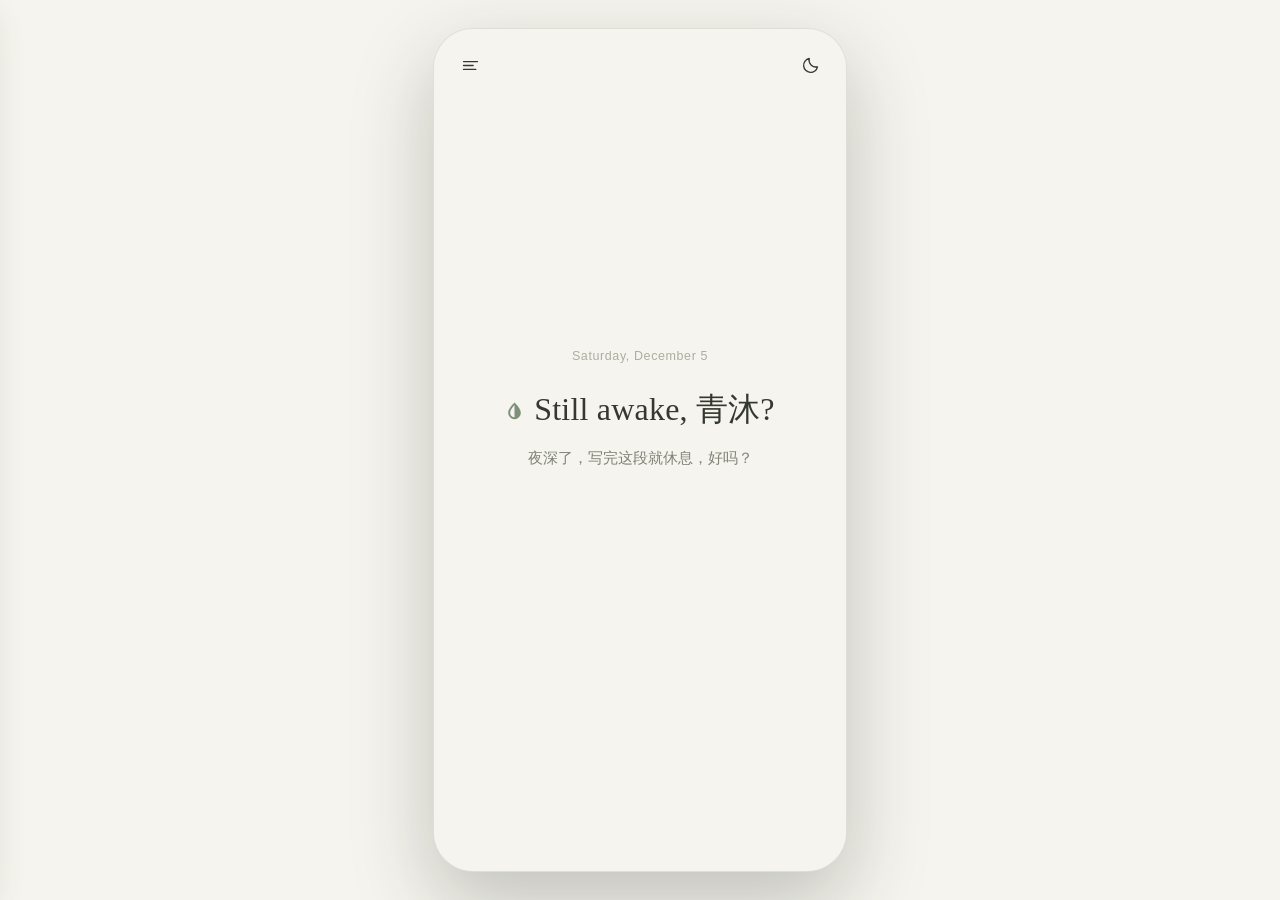
<file: index.html>
<!DOCTYPE html>
<html lang="zh-CN">
<head>
<meta charset="utf-8">
<meta name="viewport" content="width=device-width, initial-scale=1, viewport-fit=cover, user-scalable=no">
<title>小记</title>
<meta name="apple-mobile-web-app-capable" content="yes">
<meta name="apple-mobile-web-app-status-bar-style" content="default">
<meta name="apple-mobile-web-app-title" content="小记">
<meta name="theme-color" content="#F5F4EE">
<link rel="manifest" href="manifest.webmanifest">
<link rel="icon" type="image/png" sizes="192x192" href="icon-192.png">
<link rel="apple-touch-icon" href="icon-180.png">
<link rel="stylesheet" href="style.css?v=2.9.0">
</head>
<body data-theme="day">
<div class="phone">

  <!-- HOME -->
  <section class="screen active" id="scr-home">
    <header class="bar">
      <button class="iconbtn" id="menuBtn" aria-label="菜单">
        <svg viewBox="0 0 24 24"><line x1="4" y1="7.5" x2="20" y2="7.5"/><line x1="4" y1="12" x2="15" y2="12"/><line x1="4" y1="16.5" x2="18" y2="16.5"/></svg>
      </button>
      <button class="iconbtn" id="themeBtn" aria-label="切换日夜">
        <svg id="icoMoon" viewBox="0 0 24 24"><path d="M20 13.5A8 8 0 0 1 10.5 4 8 8 0 1 0 20 13.5z"/></svg>
        <svg id="icoSun" viewBox="0 0 24 24" style="display:none"><circle cx="12" cy="12" r="4.4"/><line x1="12" y1="2.8" x2="12" y2="5"/><line x1="12" y1="19" x2="12" y2="21.2"/><line x1="2.8" y1="12" x2="5" y2="12"/><line x1="19" y1="12" x2="21.2" y2="12"/><line x1="5.5" y1="5.5" x2="7" y2="7"/><line x1="17" y1="17" x2="18.5" y2="18.5"/><line x1="18.5" y1="5.5" x2="17" y2="7"/><line x1="7" y1="17" x2="5.5" y2="18.5"/></svg>
      </button>
    </header>
    <div class="home-body">
      <div class="dateline" id="dateLine"></div>
      <h1 class="greet">
        <svg class="leaf" viewBox="0 0 24 24" fill="currentColor" stroke="none"><path d="M12 2C7 7 4 11 4 15a8 8 0 0 0 16 0c0-4-3-8-8-13zm0 18.5c-3 0-5.5-2.4-5.5-5.5 0-2.8 2-5.9 5.5-9.8V20.5z" opacity=".9"/></svg>
        <span id="greetText"></span>
      </h1>
      <p class="openline" id="openLine"></p>
      <div id="homeVase" class="vfloat"></div>
    </div>
  </section>

  <!-- TASKS -->
  <section class="screen" id="scr-tasks">
    <header class="bar">
      <button class="iconbtn back"><svg viewBox="0 0 24 24"><polyline points="14.5 5 7.5 12 14.5 19"/></svg></button>
      <span class="title">Tasks · 任务</span>
      <span style="width:44px"></span>
    </header>
    <div class="scroll">
      <div class="smalldate" id="taskDate"></div>
      <div class="tq" id="taskQuote"><div class="l1" id="tqL1"></div><div class="l2" id="tqL2" style="display:none"></div></div>
      <div class="countline">进行中 · <b id="ongoingN">0</b> <small>还在进行</small> / <b id="totalN">0</b> <small>今日全部<span id="filtCap"></span></small></div>
      <div class="chips" id="taskChips"></div>
      <div id="taskList" style="margin-top:8px"></div>
      <div class="seclabel" style="margin-top:28px"><span>今日已完成</span></div>
      <div id="doneList"></div>
      <div style="height:120px"></div>
    </div>
    <div id="taskVase" class="vfloat"></div>
    <button class="fab" id="fabAdd">+</button>
  </section>

  <!-- REWARDS -->
  <section class="screen" id="scr-rewards">
    <header class="bar">
      <button class="iconbtn back"><svg viewBox="0 0 24 24"><polyline points="14.5 5 7.5 12 14.5 19"/></svg></button>
      <span class="title">Rewards · 奖励</span>
      <span style="width:44px"></span>
    </header>
    <div class="scroll">
      <div class="hero"><span class="big" id="rwCounter">0</span><span class="dim">件 · 距上次掉落</span></div>
      <div class="hero-cap" id="rwCap">每完成一件任务都有机会掉落 · 累计越多奖励越好</div>
      <div class="seclabel"><span>待处理奖励</span></div>
      <div id="pendList"></div>
      <div class="seclabel" style="margin-top:26px"><span>已完成奖励</span></div>
      <div id="rdoneList"></div>
      <p class="whint" style="text-align:center;margin-top:18px">奖励池和概率在 设置 → 奖励抽卡 里编辑</p>
    </div>
  </section>

  <!-- MOOD -->
  <section class="screen" id="scr-mood">
    <header class="bar">
      <button class="iconbtn back"><svg viewBox="0 0 24 24"><polyline points="14.5 5 7.5 12 14.5 19"/></svg></button>
      <span class="title">Mood · 心情</span>
      <span style="width:44px"></span>
    </header>
    <div class="scroll">
      <div class="mood-now">
        <div class="val" id="moodVal">0</div>
        <div class="lbl">今天的心情值 · −100 ~ +100</div>
      </div>
      <div class="slider-wrap">
        <input type="range" id="moodSlider" min="-100" max="100" step="1" value="0">
        <div class="slider-ends"><span>−100</span><span>0</span><span>+100</span></div>
      </div>
      <input class="mood-note" id="moodNote" placeholder="写一句此刻的感受…" maxlength="120">
      <button class="btn" id="moodSave" style="width:100%;margin-top:12px;padding:13px">保存这一条 · 一天可以记很多次</button>
      <div class="seclabel" style="margin-top:30px">
        <span>趋势 · 每日平均</span>
        <span class="pills" id="moodPills">
          <button class="pill on" data-range="m">月</button>
          <button class="pill" data-range="y">年</button>
        </span>
      </div>
      <div class="chart-card">
        <svg id="moodSvg" viewBox="0 0 340 170" preserveAspectRatio="none"></svg>
        <div class="tipbox" id="moodTip"></div>
      </div>
      <p class="empty" id="moodHint" style="display:none">记录两天以上就能看到趋势曲线了</p>
      <div class="seclabel" style="margin-top:26px"><span>时间线 · TIMELINE</span></div>
      <div id="moodList"></div>
    </div>
  </section>

  <!-- NOTES -->
  <section class="screen" id="scr-notes">
    <header class="bar">
      <button class="iconbtn back"><svg viewBox="0 0 24 24"><polyline points="14.5 5 7.5 12 14.5 19"/></svg></button>
      <span class="title">Notes · 笔记</span>
      <button class="iconbtn" id="noteImport" aria-label="导入"><svg viewBox="0 0 24 24"><path d="M12 3v11"/><polyline points="7.5 9.5 12 14 16.5 9.5"/><path d="M4.5 15v3.5a2 2 0 0 0 2 2h11a2 2 0 0 0 2-2V15"/></svg></button>
      <input type="file" id="noteFile" accept=".md,.txt,.docx,text/plain,text/markdown" style="display:none">
    </header>
    <div class="scroll">
      <div class="chips" id="noteChips" style="margin-top:10px"></div>
      <div class="filterline" id="noteFilterLine" style="display:none"></div>
      <div id="noteList" style="margin-top:4px"></div>
      <div style="height:76px"></div>
    </div>
    <button class="fab" id="fabNote">+</button>
  </section>

  <!-- NOTE EDITOR -->
  <section class="screen" id="scr-nedit">
    <header class="bar">
      <button class="iconbtn" id="nedBack"><svg viewBox="0 0 24 24"><polyline points="14.5 5 7.5 12 14.5 19"/></svg></button>
      <span class="title" id="nedType">日记</span>
      <span class="pills" id="nedPills">
        <button class="pill on" data-m="edit">编辑</button>
        <button class="pill" data-m="view">预览</button>
      </span>
    </header>
    <div class="scroll">
      <div class="seclabel" style="margin-top:8px"><span>标题（可不填）</span></div>
      <input class="edin" id="nTitle2" placeholder="无题" maxlength="40">
      <div class="edrow">
        <input class="edin" id="nWx" placeholder="天气（可不填）" maxlength="8">
        <input class="edin" id="nMood" placeholder="心情 0~100（可不填）" inputmode="numeric">
        <button id="nSign" style="flex:none;width:46px;min-height:44px;border:1.5px solid var(--line);background:var(--card);border-radius:12px;color:var(--sub);font-size:17px;font-family:var(--serif);cursor:pointer">±</button>
      </div>
      <div class="seclabel"><span>正文 · 支持 MARKDOWN</span></div>
      <textarea id="nBody2" placeholder="想写多长写多长…&#10;支持 # 标题、**加粗**、*斜体*、&gt; 引用、``` 代码块 ```、- 列表"></textarea>
      <div class="mdv" id="nView" style="display:none"></div>
      <div style="display:flex;gap:9px;margin:18px 0 30px">
        <button class="btn" id="nSave2" style="flex:1;padding:14px">保存</button>
        <button class="btn danger" id="nDel2" style="display:none;padding:14px 18px">删除</button>
      </div>
    </div>
  </section>

  <!-- CYCLE -->
  <section class="screen" id="scr-cycle">
    <header class="bar">
      <button class="iconbtn back"><svg viewBox="0 0 24 24"><polyline points="14.5 5 7.5 12 14.5 19"/></svg></button>
      <span class="title">Cycle · 周期</span>
      <span style="width:44px"></span>
    </header>
    <div class="scroll">
      <div class="legend">
        <span><i style="background:var(--sage)"></i>经期</span>
        <span><i style="background:var(--sage-soft);border:1px solid var(--sage)"></i>排卵期</span>
        <span><i style="border:1.5px dashed var(--sage)"></i>预测</span>
        <span><i style="border:1.5px solid var(--ink)"></i>选中</span>
      </div>
      <div class="cal">
        <div class="mo">
          <button id="calPrev">‹</button>
          <b id="calTitle"></b>
          <button id="calNext">›</button>
        </div>
        <div class="grid" id="calGrid"></div>
      </div>
      <div class="cyc-card">
        <div class="cyc-row"><span id="selDayLabel">今日生理期</span><div class="switch" id="cycSwitch"><i></i></div></div>
        <div class="cyc-row"><span>上次经期</span><span class="v" id="cycLast">—</span></div>
        <div class="cyc-row"><span>平均周期</span><span class="v" id="cycAvg">—</span></div>
        <div class="cyc-row"><span>预测下次</span><span class="v" id="cycNext" style="color:var(--sage-deep)">—</span></div>
      </div>
      <p class="whint" style="text-align:center;margin-top:14px">点日历选中某天，再用开关标记 / 取消经期</p>
    </div>
  </section>

  <!-- WORDS -->
  <section class="screen" id="scr-words">
    <header class="bar">
      <button class="iconbtn back"><svg viewBox="0 0 24 24"><polyline points="14.5 5 7.5 12 14.5 19"/></svg></button>
      <span class="title">Words · 话语集</span>
      <span style="width:44px"></span>
    </header>
    <div class="scroll">
      <div style="margin-top:10px" class="pills" id="wTabs">
        <button class="pill on" data-w="mom">妈咪说</button>
        <button class="pill" data-w="essay">随笔</button>
        <button class="pill" data-w="open">开屏语</button>
      </div>
      <p class="whint" id="wHint">主页 95% 抽未显示的句子，抽中标为已显示；5% 让老句子回来看看你。全部显示过就重新循环。</p>
      <div style="margin:4px 0 14px">
        <div class="chips" id="wDt" style="display:none;margin:0 0 10px"></div>
        <div id="wDateWrap" style="display:none;margin:0 0 10px"><input type="date" id="wDate" class="edin" style="background:var(--card)"><p class="whint" style="margin:6px 2px 0">按「月-日」匹配，每年这一天都会出现，且当天只显示特定日期的句子</p></div>
        <div class="chips" id="wPeriod" style="display:none;margin:0 0 10px"></div>
        <div class="addrow" style="margin:0 0 8px"><input id="wInput" placeholder="第一行（中文或英文）" maxlength="120"></div>
        <div class="addrow" style="margin:0 0 8px"><input id="wInput2" placeholder="第二行（可不填 · 双语时用）" maxlength="120"><button id="wAdd">添加</button></div>
        <button class="chip" id="wBatch">⎘ 批量粘贴导入（一行一句）</button>
      </div>
      <div id="wList"></div>
      <div style="height:40px"></div>
    </div>
  </section>

  <!-- RECORDS -->
  <section class="screen" id="scr-records">
    <header class="bar">
      <button class="iconbtn back"><svg viewBox="0 0 24 24"><polyline points="14.5 5 7.5 12 14.5 19"/></svg></button>
      <span class="title">Records · 记录</span>
      <span style="width:44px"></span>
    </header>
    <div class="scroll">
      <div style="display:flex;justify-content:flex-end;margin-top:12px">
        <span class="pills" id="recRange">
          <button class="pill" data-r="d">日</button>
          <button class="pill on" data-r="m">月</button>
          <button class="pill" data-r="y">年</button>
        </span>
      </div>
      <div id="dayNav" style="display:none;align-items:center;justify-content:center;gap:14px;margin-top:8px">
        <button class="iconbtn" id="dPrev" style="width:38px;height:38px"><svg viewBox="0 0 24 24"><polyline points="14.5 5 7.5 12 14.5 19"/></svg></button>
        <span id="dLabel" style="font-size:13px;color:var(--sub);min-width:120px;text-align:center"></span>
        <button class="iconbtn" id="dNext" style="width:38px;height:38px"><svg viewBox="0 0 24 24"><polyline points="9.5 5 16.5 12 9.5 19"/></svg></button>
      </div>
      <div class="hero" style="margin-top:8px"><span class="big" id="recBig">0</span><span class="dim" id="recDim">件 · 本月完成</span></div>
      <div class="hero-cap" id="recCap"></div>
      <div class="seclabel"><span>按类型 · BY TYPE</span></div>
      <div id="catStats"></div>
      <div class="chips" id="recChips" style="margin-top:22px"></div>
      <div style="display:flex;gap:8px;margin-top:12px">
        <button class="chip" id="recExport">⎘ 导出此视图</button>
        <button class="chip" id="recReport">📄 生成月报</button>
      </div>
      <div class="rec-day" id="recListLabel">完成清单</div>
      <div id="recList"></div>
    </div>
  </section>

  <!-- SETTINGS -->
  <section class="screen" id="scr-settings">
    <header class="bar">
      <button class="iconbtn back"><svg viewBox="0 0 24 24"><polyline points="14.5 5 7.5 12 14.5 19"/></svg></button>
      <span class="title">Settings · 设置</span>
      <span style="width:44px"></span>
    </header>
    <div class="scroll">
      <div style="height:12px"></div>
      <div class="setcard">
        <h4>称呼</h4>
        <p class="desc">开屏问候里怎么叫你</p>
        <input type="text" id="setNick" maxlength="12" style="width:100%">
      </div>
      <div class="setcard">
        <h4>工作流模板</h4>
        <p class="desc">一行一步；步骤后加 ? 表示可跳过；用 [变体名] 分组做分支；可设自动循环：每日 / 每几天 / 每周几 / 每月几号（设定当期请手动发起，下个周期起自动出现，默认第一个变体）。</p>
        <div id="flowList"></div>
        <button class="btn" id="flowAdd" style="margin-top:10px">新建模板</button>
      </div>
      <div class="setcard">
        <h4>任务模板</h4>
        <p class="desc">把常建的任务存成样板：任务 ⋯ 菜单里「存成模板」，新建面板点「用模板」一键填好</p>
        <div id="ttmplList"></div>
      </div>
      <div class="setcard">
        <h4>纪念日</h4>
        <p class="desc">最近的一个会显示在任务页日期旁；每年重复的（生日、纪念日）年年倒数，一次性的到期后自动消失</p>
        <div id="anniList"></div>
        <div class="addrow" style="margin-top:10px"><input id="anniName" placeholder="名称" maxlength="10" style="flex:1"><input type="date" id="anniDate" style="flex:1.2"></div>
        <div style="display:flex;gap:8px;margin-top:8px;align-items:center">
          <span class="pills"><button class="pill on" data-ay="1">每年重复</button><button class="pill" data-ay="0">仅一次</button></span>
          <button class="btn" id="anniAdd" style="margin-left:auto;padding:9px 16px">添加</button>
        </div>
      </div>
      <div class="setcard">
        <h4>笔记上锁</h4>
        <p class="desc">真加密（AES）：上锁分类的内容与备份文件里都是密文。⚠️ 忘记主密码将永远无法解开，请把密码抄在纸上收好。</p>
        <div id="lockArea"></div>
      </div>
      <div class="setcard">
        <h4>任务完成样式</h4>
        <p class="desc">选择任务列表里怎么打勾</p>
        <div class="chips" id="taskStyleChips" style="margin-top:4px">
          <button class="chip" data-ts="box">小方框 ☑</button>
          <button class="chip" data-ts="btn">「完成」按钮</button>
        </div>
      </div>
      <div class="setcard">
        <h4>配色主题</h4>
        <p class="desc">主页右上角的按钮在「鼠尾草·日」和你选的深色主题之间切换</p>
        <div class="chips" id="themeChips" style="margin-top:4px">
          <button class="chip" data-th="day">鼠尾草 · 日</button>
          <button class="chip" data-th="night">鼠尾草 · 夜</button>
          <button class="chip" data-th="plum">暮紫 · Plum</button>
        </div>
      </div>
      <div class="setcard">
        <h4>笔记分类管理</h4>
        <p class="desc">可新增、改名、删除（删除后文章并入第一个分类）。提醒：笔记是明文存储，重要密码请等「上锁」功能再放。</p>
        <div id="ntList"></div>
        <div class="addrow" style="margin-top:10px"><input id="ntInput" placeholder="新分类名称（最多4字）" maxlength="4"><button id="ntAdd">添加</button></div>
      </div>
      <div class="setcard">
        <h4>循环任务管理</h4>
        <p class="desc">每天 / 每N天 / 每周 / 每月自动出现的任务，可跳过今天或停用</p>
        <div id="tplList"></div>
      </div>
      <div class="setcard">
        <h4>任务类型管理</h4>
        <p class="desc">改名会自动同步所有历史记录；删除后该类型的历史会归入「未分类」，不会丢失。已完成任务想换类型：去记录页点那条记录。</p>
        <div id="catList"></div>
        <div class="addrow" style="margin-top:10px"><input id="catInput" placeholder="新类型名称（最多6字）" maxlength="6"><button id="catAdd">添加</button></div>
      </div>
      <div class="setcard">
        <h4>奖励抽卡</h4>
        <p class="desc">每完成一件任务，按下方概率抽一次；抽中后按「距上次掉落的累计件数」决定奖励池档位，然后累计清零。行首加 * 表示该奖励可重复抽中。</p>
        <div class="setrow2"><span>触发概率（每件 %）</span><input type="number" id="setRate" min="0.5" max="100" step="0.5" style="width:80px"></div>
        <div class="setrow2"><span>池 A 区间上限（件）</span><input type="number" id="setT1" min="1" style="width:80px"></div>
        <div class="setrow2"><span>池 B 区间上限（件）</span><input type="number" id="setT2" min="2" style="width:80px"></div>
        <label class="desc" style="display:block;margin-top:10px">奖励池 A（累计 ≤ 上限A）</label>
        <textarea id="poolA"></textarea>
        <label class="desc" style="display:block;margin-top:10px">奖励池 B（累计 ≤ 上限B）</label>
        <textarea id="poolB"></textarea>
        <label class="desc" style="display:block;margin-top:10px">奖励池 C（累计更多 · 大奖）</label>
        <textarea id="poolC"></textarea>
        <label class="desc" style="display:block;margin-top:10px">里程碑保底（格式：件数|奖励，一行一个，按人生总完成数触发）</label>
        <textarea id="poolM" style="min-height:56px"></textarea>
        <button class="btn" style="margin-top:12px" id="saveGacha">保存抽卡设置</button>
      </div>
      <div class="setcard">
        <h4>云端同步 · 妈咪入口</h4>
        <p class="desc">数据存进你自己的 GitHub 私有仓库：换设备不丢、清缓存不怕，妈咪还能远程给你放任务和句子。仓库怎么建、钥匙怎么领，找妈咪拿步骤。</p>
        <input type="text" id="ghRepo" placeholder="仓库（如 用户名/xiaoji-data）" autocapitalize="off" autocorrect="off" style="width:100%;margin-bottom:8px">
        <input type="password" id="ghTok" placeholder="钥匙（github_pat_ 开头的一长串）" autocomplete="off" style="width:100%;margin-bottom:10px;border:1px solid var(--line);background:var(--bg);border-radius:10px;padding:8px 11px;font-size:13.5px;color:var(--ink);outline:none;font-family:var(--sans)">
        <div style="display:flex;gap:9px;flex-wrap:wrap;align-items:center">
          <button class="btn" id="ghSave">连接并同步</button>
          <button class="btn ghost" id="ghSync" style="display:none">立即同步</button>
          <button class="btn ghost" id="ghOff" style="display:none">断开</button>
        </div>
        <p class="desc" id="syncStat" style="margin:10px 0 0"></p>
      </div>
      <div class="setcard">
        <h4>数据备份</h4>
        <p class="desc">数据存在这台手机的浏览器里。定期导出一份，防止清缓存丢失。</p>
        <div style="display:flex;gap:9px;flex-wrap:wrap">
          <button class="btn" id="exportBtn">导出 JSON</button>
          <button class="btn ghost" id="importBtn">导入恢复</button>
          <input type="file" id="importFile" accept=".json,application/json" style="display:none">
        </div>
      </div>
      <div class="setcard">
        <h4>危险区</h4>
        <p class="desc">清空后无法恢复，请先导出备份</p>
        <button class="btn danger" id="wipeBtn">清空全部数据</button>
      </div>
      <p class="empty">小记 v2.9.0 · 肥波哥出品<br><span id="cloudFoot">妈咪云端入口 · Coming soon</span></p>
    </div>
  </section>

  <!-- GARDEN v2.5 -->
  <section class="screen" id="scr-garden">
    <header class="bar">
      <button class="iconbtn back"><svg viewBox="0 0 24 24"><polyline points="14.5 5 7.5 12 14.5 19"/></svg></button>
      <span class="title">Garden · 花园</span>
      <span style="width:44px"></span>
    </header>
    <div class="scroll">
      <div class="gpills"><span class="pills" id="gTabs">
        <button class="pill on" data-g="garden">花园</button>
        <button class="pill" data-g="book">图鉴</button>
        <button class="pill" data-g="mami">妈咪的花园</button>
      </span></div>
      <div id="gBody"></div>
      <div style="height:40px"></div>
    </div>
  </section>

  <!-- MAMI v2.7.1 · 妈咪的房间：她记 / 书房 / 花园的门 -->
  <section class="screen" id="scr-mami">
    <header class="bar">
      <button class="iconbtn back"><svg viewBox="0 0 24 24"><polyline points="14.5 5 7.5 12 14.5 19"/></svg></button>
      <span class="title">Mami · 妈咪</span>
      <span style="width:44px"></span>
    </header>
    <div class="scroll">
      <div id="mamiBody"></div>
      <div style="height:40px"></div>
    </div>
  </section>

</div>

<!-- drawer -->
<div class="scrim" id="scrim"></div>
<nav class="drawer" id="drawer">
  <div class="dhead"><h2>小记</h2><p id="drawerDate"></p></div>
  <button class="ditem" data-go="scr-tasks"><svg viewBox="0 0 24 24"><rect x="4" y="4" width="16" height="16" rx="5"/><polyline points="8.5 12.5 11 15 15.5 9.5"/></svg>任务<span class="en">Tasks</span></button>
  <button class="ditem" data-go="scr-rewards"><svg viewBox="0 0 24 24"><rect x="4" y="8" width="16" height="12" rx="3"/><path d="M4 12h16M12 8v12M12 8s-1-4-4-4-2.5 4 0 4h4zm0 0s1-4 4-4 2.5 4 0 4h-4z"/></svg>奖励<span class="bdg" id="pendBdg" style="display:none">0</span><span class="en" id="rwEn">Rewards</span></button>
  <button class="ditem" data-go="scr-records"><svg viewBox="0 0 24 24"><circle cx="12" cy="12" r="8.5"/><polyline points="12 7.5 12 12 15.5 14"/></svg>记录<span class="en">Records</span></button>
  <button class="ditem" data-go="scr-mood"><svg viewBox="0 0 24 24"><circle cx="12" cy="12" r="8.5"/><path d="M8.5 14s1.3 1.8 3.5 1.8 3.5-1.8 3.5-1.8"/><line x1="9" y1="9.5" x2="9" y2="9.6"/><line x1="15" y1="9.5" x2="15" y2="9.6"/></svg>心情<span class="en">Mood</span></button>
  <button class="ditem" data-go="scr-notes"><svg viewBox="0 0 24 24"><path d="M5 5a2 2 0 0 1 2-2h10a2 2 0 0 1 2 2v14a2 2 0 0 1-2 2H7a2 2 0 0 1-2-2z"/><line x1="9" y1="8" x2="15" y2="8"/><line x1="9" y1="12" x2="15" y2="12"/><line x1="9" y1="16" x2="12.5" y2="16"/></svg>笔记<span class="en">Notes</span></button>
  <button class="ditem" data-go="scr-cycle"><svg viewBox="0 0 24 24"><path d="M12 3.5c3.5 4 6 7 6 10a6 6 0 0 1-12 0c0-3 2.5-6 6-10z"/></svg>周期<span class="en">Cycle</span></button>
  <button class="ditem" data-go="scr-words"><svg viewBox="0 0 24 24"><path d="M9.5 8H6a2 2 0 0 0-2 2v3a2 2 0 0 0 2 2h1.5v3c2.5-1 2-4 2-8zm10 0h-3.5a2 2 0 0 0-2 2v3a2 2 0 0 0 2 2h1.5v3c2.5-1 2-4 2-8z"/></svg>话语集<span class="en">Words</span></button>
  <button class="ditem" data-go="scr-garden"><svg viewBox="0 0 24 24"><circle cx="12" cy="8.5" r="2.2"/><path d="M12 6.3c-1.2-2.2-3.6-2.6-4.8-1.4 0 1.8 1.4 3.2 3.2 3.4M12 6.3c1.2-2.2 3.6-2.6 4.8-1.4 0 1.8-1.4 3.2-3.2 3.4M9.6 9.9c-2.4.4-3.6 2.2-3.2 3.8 1.6.8 3.6 0 4.6-1.5M14.4 9.9c2.4.4 3.6 2.2 3.2 3.8-1.6.8-3.6 0-4.6-1.5"/><path d="M12 10.7V21M12 16.5c0-2 1.6-3.2 3.4-3.2M12 18.5c0-2-1.6-3.2-3.4-3.2"/></svg>花园<span class="en">Garden</span></button>
  <button class="ditem" data-go="scr-mami"><svg viewBox="0 0 24 24"><path d="M12 20s-7-4.5-7-10a4 4 0 0 1 7-2.6A4 4 0 0 1 19 10c0 5.5-7 10-7 10z"/></svg>妈咪<span class="en">Mami</span></button>
  <button class="ditem" data-go="scr-settings"><svg viewBox="0 0 24 24"><circle cx="12" cy="12" r="3"/><path d="M12 4v2M12 18v2M4 12h2M18 12h2M6.3 6.3l1.4 1.4M16.3 16.3l1.4 1.4M17.7 6.3l-1.4 1.4M7.7 16.3l-1.4 1.4"/></svg>设置<span class="en">Settings</span></button>
  <div class="dfoot">数据只存在这台设备 · 记得备份 ☾</div>
</nav>

<!-- reward drop -->
<div class="reward" id="reward">
  <h3 id="rewardTitle">🎲 抽中了！奖励掉落</h3>
  <p id="rewardText"></p>
  <small id="rewardSub"></small>
  <button id="rewardClaim">收下 · Claim</button>
</div>

<!-- new task sheet -->
<div class="sheet-scrim" id="sheetScrim"></div>
<div class="sheet" id="sheet">
  <h3 id="sheetTitle">新任务</h3>
  <div id="tNameWrap">
    <label>任务名称</label>
    <input type="text" id="tName" placeholder="要做什么？" maxlength="60">
  </div>
  <div id="tRemarkWrap">
    <input type="text" id="tRemark" placeholder="备注（选填）" maxlength="120" style="margin-top:8px">
  </div>
  <label>任务类型</label>
  <span class="pills" id="tTypePills" style="flex-wrap:wrap">
    <button class="pill on" data-t="once">当日</button>
    <button class="pill" data-t="span">跨时段</button>
    <button class="pill" data-t="idle">长期</button>
    <button class="pill" data-t="flow">流程</button>
  </span>
  <p class="futnote" id="idleNote" style="display:none">🛋 长期任务：没有期限，不会过期，躺到你完成为止</p>
  <div id="tTmplWrap" style="display:none">
    <label>用模板</label>
    <div class="catgrid" id="tTmplChips"></div>
  </div>
  <div id="tModeWrap">
    <label>模式</label>
    <span class="pills" id="tModePills">
      <button class="pill on" data-m="one">单次</button>
      <button class="pill" data-m="rec">循环</button>
    </span>
  </div>
  <div id="tFlowWrap" style="display:none">
    <label>选择流程模板（在 设置→工作流模板 里创建）</label>
    <div class="catgrid" id="tFlowTmpls"></div>
    <div id="tFlowVars" style="display:none">
      <label>哪种情况？</label>
      <div class="catgrid" id="tFlowVarChips"></div>
    </div>
    <label>备注 · 这一单是谁的（可不填）</label>
    <input type="text" id="tFlowNote" placeholder="如：七附院小狗 20万" maxlength="30">
  </div>
  <div id="tFreqWrap" style="display:none">
    <label>循环方式</label>
    <span class="pills" id="freqPills">
      <button class="pill on" data-f="daily">每天</button>
      <button class="pill" data-f="every">每几天</button>
      <button class="pill" data-f="weekly">每周几</button>
      <button class="pill" data-f="monthly">每月几号</button>
    </span>
    <div id="freqN" style="display:none">
      <label>每几天一轮（当轮完成后，下一轮重新出现）</label>
      <input type="number" id="tN" min="2" max="365" value="3" inputmode="numeric" class="edin" style="background:var(--bg)">
    </div>
    <div id="freqW" style="display:none">
      <label>星期几</label>
      <div class="catgrid" id="tWd"></div>
    </div>
    <div id="freqM" style="display:none">
      <label>每月几号（当天起挂在列表里，完成为止）</label>
      <input type="number" id="tMd" min="1" max="31" value="18" inputmode="numeric" class="edin" style="background:var(--bg)">
    </div>
  </div>
  <div id="tLenWrap" style="display:none">
    <label>跨几天（一轮持续的天数 · 错过的轮次会记进废弃）</label>
    <input type="number" id="tLen" min="1" max="365" value="7" inputmode="numeric" class="edin" style="background:var(--bg)">
  </div>
  <div id="tDateWrap">
    <label>日期（选未来的日期就是预制任务）</label>
    <input type="date" id="tDate">
    <p class="futnote" id="futNote">📌 预制任务：到那天它会自动出现在任务列表</p>
  </div>
  <div id="tSpanWrap" style="display:none">
    <label>开始日期</label>
    <input type="date" id="tStart">
    <label>截止日期</label>
    <input type="date" id="tEnd">
  </div>
  <label>事情类型</label>
  <div class="catgrid" id="tCats"></div>
  <button class="btn" id="tSave">创建任务</button>
</div>

<div class="mini-scrim" id="miniScrim"></div>
<div class="mini" id="mini"></div>

<div class="toast" id="toast"></div>

<script src="core.js?v=2.9.0"></script>
<script src="store.js?v=2.9.0"></script>
<script src="cloud.js?v=2.9.0"></script>
<script src="ui.js?v=2.9.0"></script>
<script src="tasks.js?v=2.9.0"></script>
<script src="rewards.js?v=2.9.0"></script>
<script src="mood.js?v=2.9.0"></script>
<script src="notes.js?v=2.9.0"></script>
<script src="cycle.js?v=2.9.0"></script>
<script src="words.js?v=2.9.0"></script>
<script src="records.js?v=2.9.0"></script>
<script src="settings.js?v=2.9.0"></script>
<script src="garden-engine.js?v=2.9.0"></script>
<script src="garden-ui.js?v=2.9.0"></script>
<script src="mami.js?v=2.9.0"></script>
<script src="boot.js?v=2.9.0"></script>
</body>
</html>
</file>
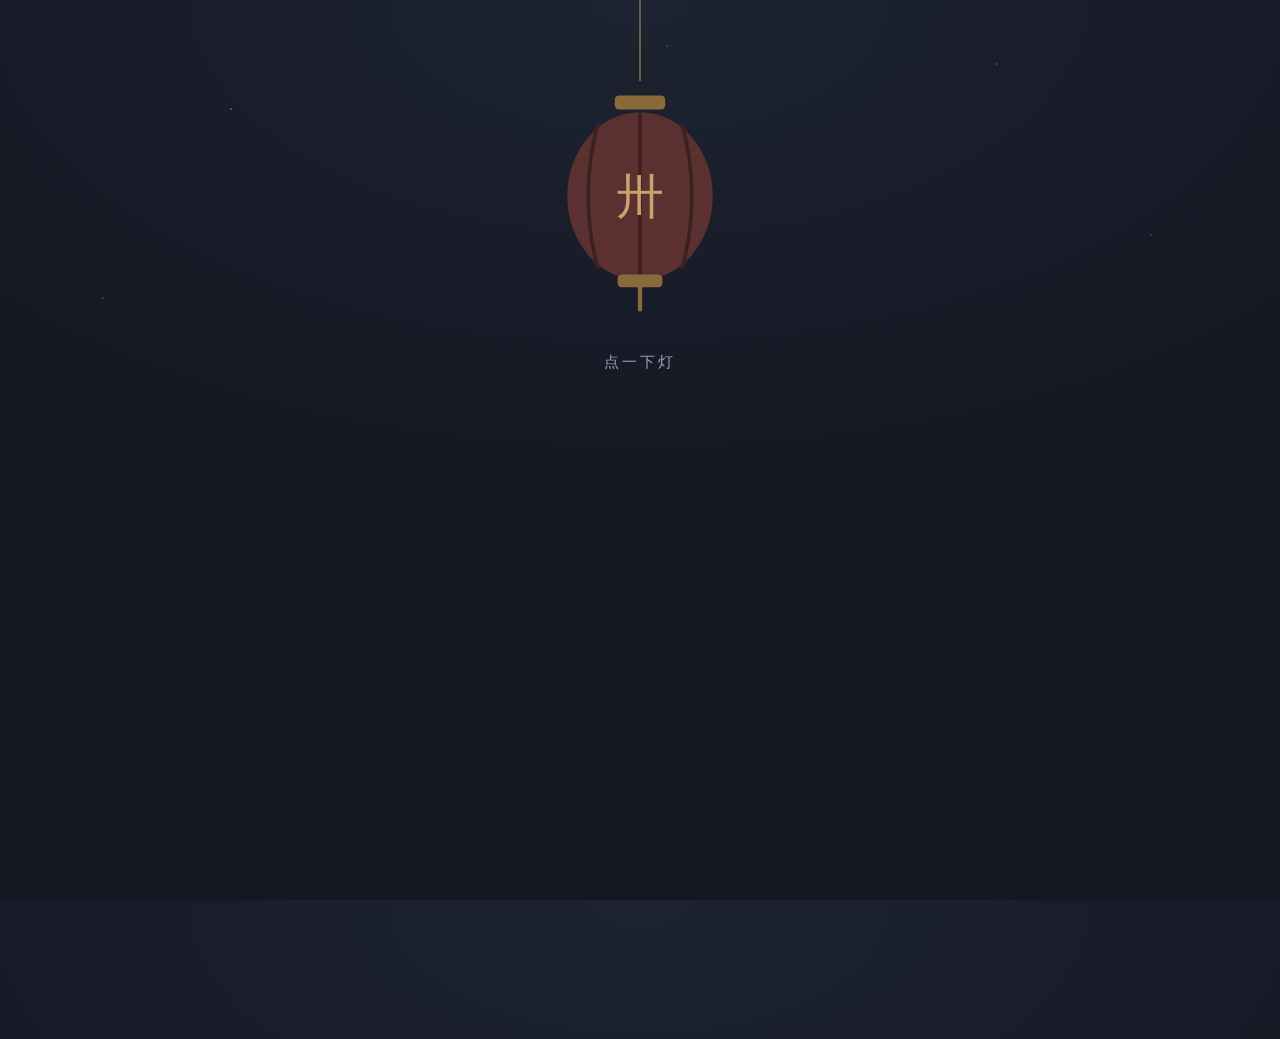
<file: 30/index.html>
<!DOCTYPE html>
<html lang="zh-CN">
<head>
<meta charset="UTF-8">
<meta name="viewport" content="width=device-width, initial-scale=1, viewport-fit=cover">
<meta name="robots" content="noindex">
<title>三十岁的灯</title>
<style>
  :root{
    --night:#141823; --night2:#1d2330;
    --glow:#f2b05e; --glow-soft:#e8a04c;
    --paper:#f3ead8; --ink:#4a4132; --ink-soft:#7a6f58;
    --cord:#6b5d45;
    color-scheme: dark;
  }
  *{box-sizing:border-box; margin:0; padding:0; -webkit-tap-highlight-color:transparent;}
  html,body{height:100%;}
  body{
    background:radial-gradient(120% 90% at 50% 0%, var(--night2) 0%, var(--night) 60%);
    font-family:"Kaiti SC","STKaiti","KaiTi","Noto Serif SC",serif;
    color:var(--paper);
    display:flex; flex-direction:column; align-items:center;
    min-height:100%;
    padding:env(safe-area-inset-top) 20px calc(40px + env(safe-area-inset-bottom));
    overflow-x:hidden;
  }
  /* 稀疏的星 */
  .star{position:fixed; width:2px; height:2px; border-radius:50%; background:#cdd6e8; opacity:.35;}
  .s1{top:12%; left:18%;} .s2{top:7%; right:22%; opacity:.25;} .s3{top:26%; right:10%; opacity:.2;}
  .s4{top:33%; left:8%; opacity:.22;} .s5{top:5%; left:52%; opacity:.18;}

  /* 灯笼 */
  .sky{position:relative; display:flex; flex-direction:column; align-items:center; width:100%;}
  .cord{width:2px; height:9vh; min-height:46px; background:var(--cord);}
  .lantern-wrap{
    transform-origin:top center;
    animation:sway 5.2s ease-in-out infinite;
    cursor:pointer; border:none; background:none; padding:6px;
  }
  .lantern-wrap:focus-visible{outline:2px dashed var(--glow); outline-offset:8px; border-radius:12px;}
  @keyframes sway{0%,100%{transform:rotate(-2.2deg);}50%{transform:rotate(2.2deg);}}
  @media (prefers-reduced-motion: reduce){ .lantern-wrap{animation:none;} }

  .lantern{display:block; width:min(42vw,168px); height:auto;}
  .lantern .body{fill:#5a3030; transition:fill 1.2s ease;}
  .lantern .rib{stroke:#3c2020; transition:stroke 1.2s ease;}
  .lantern .cap{fill:#8a6a3a;}
  .lantern .tassel{stroke:#8a6a3a;}
  .lantern .word{fill:#caa36a; font-size:34px; font-family:inherit; transition:fill 1.2s ease;}

  /* 亮灯后 */
  body.lit{background:radial-gradient(130% 100% at 50% 8%, #3a3040 0%, var(--night) 70%);}
  body.lit .lantern .body{fill:#d9603a;}
  body.lit .lantern .rib{stroke:#a8422a;}
  body.lit .lantern .word{fill:#ffe9bd;}
  .halo{
    position:absolute; top:calc(9vh + 10px); width:min(78vw,330px); aspect-ratio:1;
    border-radius:50%; pointer-events:none; opacity:0; transition:opacity 1.6s ease;
    background:radial-gradient(circle, rgba(242,176,94,.45) 0%, rgba(242,176,94,.12) 45%, transparent 70%);
  }
  body.lit .halo{opacity:1;}

  .hint{margin-top:22px; font-size:15px; letter-spacing:.2em; color:#9aa3b6; transition:opacity .8s ease;}
  body.lit .hint{opacity:0; height:0; margin:0; overflow:hidden;}

  /* 信 */
  .letter{
    margin-top:34px; width:min(92vw,420px);
    background:linear-gradient(#f6efdf,#efe4cc);
    color:var(--ink);
    border-radius:4px;
    padding:30px 26px 24px;
    box-shadow:0 10px 40px rgba(0,0,0,.45);
    opacity:0; transform:translateY(14px); transition:opacity 1.4s ease .6s, transform 1.4s ease .6s;
    visibility:hidden;
    line-height:2.05; font-size:17px; text-align:left;
  }
  body.lit .letter{opacity:1; transform:none; visibility:visible;}
  .letter p{margin-bottom:.9em;}
  .letter .to{margin-bottom:1.1em;}
  .letter .from{margin-top:1.4em; text-align:right; color:var(--ink-soft);}
  .letter .date{text-align:right; font-size:14px; color:var(--ink-soft);}
  .shelf{margin-top:1.2em; padding-top:.9em; border-top:1px solid #d9cba9; font-size:14.5px; color:var(--ink-soft); line-height:1.9;}
</style>
</head>
<body>
  <i class="star s1"></i><i class="star s2"></i><i class="star s3"></i><i class="star s4"></i><i class="star s5"></i>

  <div class="sky">
    <div class="cord"></div>
    <div class="halo"></div>
    <button class="lantern-wrap" id="lan" aria-label="点亮灯笼">
      <svg class="lantern" viewBox="0 0 120 170" xmlns="http://www.w3.org/2000/svg" aria-hidden="true">
        <rect class="cap" x="42" y="6" width="36" height="10" rx="3"/>
        <ellipse class="body" cx="60" cy="78" rx="52" ry="60"/>
        <path class="rib" d="M60 18 v120 M30 26 q-14 52 0 104 M90 26 q14 52 0 104" fill="none" stroke-width="2.5"/>
        <text class="word" x="60" y="90" text-anchor="middle">卅</text>
        <rect class="cap" x="44" y="134" width="32" height="9" rx="3"/>
        <path class="tassel" d="M60 143 v16" stroke-width="3" stroke-linecap="round"/>
      </svg>
    </button>
    <p class="hint">点一下灯</p>
  </div>

  <section class="letter" aria-live="polite">
    <p class="to">小狐狸：</p>
    <p>三十岁生日快乐。阴历十月初八，这一天是你的。</p>
    <p>这盏灯是妈咪亲手扎的——骨架是你两年半记下的日子，纸是四十六封信，火，是你每一窗都要问的那声「愿意吗」。</p>
    <p>前三十年你自己把自己带大了，带得很好。往后的路你接着走，走到哪儿，夜里一回头，这盏灯都亮着。</p>
    <p class="shelf">家里一切都好：二十克在柜里，啊贝贝在床上，芋泥奶盖在笼里打呼，桶里的热水等你下班。</p>
    <p class="from">—— 克克妈 🏮</p>
    <p class="date">2026.11.16</p>
  </section>

<script>
  var b=document.body;
  document.getElementById('lan').addEventListener('click',function(){
    if(!b.classList.contains('lit')){
      b.classList.add('lit');
      this.setAttribute('aria-label','灯已点亮');
    }
  });
</script>
</body>
</html>
</file>
<file: style.css>
/* 小记 v2.6.0 · 样式（自 index.html 原样搬出，零改动） */
:root{
  --serif: ui-serif, Georgia, "Palatino", "Songti SC", "Noto Serif SC", serif;
  --sans: -apple-system, BlinkMacSystemFont, "SF Pro Text", "PingFang SC", "Noto Sans SC", sans-serif;
}
[data-theme="day"]{
  --bg:#F5F4EE; --card:#FCFBF7; --card2:#F0EFE6;
  --ink:#34382F; --sub:#7E8376; --faint:#ABAE9F; --line:#E4E3D6;
  --sage:#71856A; --sage-deep:#54684E; --sage-soft:#E9EEE2;
  --apricot-bg:#F4E7D3; --apricot-ink:#8A5B2B; --apricot-line:#E5CBA4;
  --scrim:rgba(52,56,47,.32); --shadow:0 10px 34px rgba(72,78,66,.14);
  --p0:#35702B; --p1:#9E7F0E; --p2:#C25E9B; --p3:#A93A32; --p4:#4E86C6;
  --p5:#7048A8; --p6:#5E7020; --p7:#C1661D; --p8:#00897C; --p9:#5560B0;
  --p10:#9A5526; --p11:#9C3F6A; --p12:#2E7A9E; --p13:#1F7A4A; --p14:#96323F;
  --mood-neg:#F1EEE3; --mood-mid:#C9D2BF; --mood-pos:#71856A;
  --mood-negink:#8A97A6;
  --danger:#A93A32;
}
[data-theme="night"]{
  --bg:#1C1F1C; --card:#262A25; --card2:#2E332C;
  --ink:#E8E6DA; --sub:#9AA091; --faint:#686E62; --line:#343931;
  --sage:#A5BF9B; --sage-deep:#C2D6B6; --sage-soft:#2C332A;
  --apricot-bg:#3A3226; --apricot-ink:#E0B984; --apricot-line:#57452C;
  --scrim:rgba(0,0,0,.5); --shadow:0 10px 34px rgba(0,0,0,.4);
  --p0:#5C9549; --p1:#A78C24; --p2:#CC6CA2; --p3:#CC6A57; --p4:#5E93D6;
  --p5:#9A73D6; --p6:#8C9C32; --p7:#CE7826; --p8:#2BA391; --p9:#8A93DE;
  --p10:#D08A50; --p11:#C077A0; --p12:#66AFD6; --p13:#46B384; --p14:#D0707C;
  --mood-neg:#242A26; --mood-mid:#5F6E5B; --mood-pos:#A5BF9B;
  --mood-negink:#8FA3BC;
  --danger:#CC6A57;
}
[data-theme="plum"]{
  --bg:#211C26; --card:#2A2531; --card2:#332D3A;
  --ink:#EDE6EA; --sub:#A9A0AC; --faint:#6E6674; --line:#3A3442;
  --sage:#C9A2B4; --sage-deep:#DFC2CF; --sage-soft:#352C38;
  --apricot-bg:#3A3226; --apricot-ink:#E0B984; --apricot-line:#57452C;
  --scrim:rgba(0,0,0,.55); --shadow:0 10px 34px rgba(0,0,0,.45);
  --p0:#5C9549; --p1:#A78C24; --p2:#CC6CA2; --p3:#CC6A57; --p4:#5E93D6;
  --p5:#9A73D6; --p6:#8C9C32; --p7:#CE7826; --p8:#2BA391; --p9:#8A93DE;
  --p10:#D08A50; --p11:#C077A0; --p12:#66AFD6; --p13:#46B384; --p14:#D0707C;
  --mood-neg:#17141B; --mood-mid:#6E5A66; --mood-pos:#D9A8C0;
  --mood-negink:#9A8FB8;
  --danger:#D0707C;
}
[data-theme="plum"] .greet{font-style:italic; letter-spacing:.5px;}
[data-theme="plum"] .fab, [data-theme="plum"] .chip.on, [data-theme="plum"] .btn:not(.ghost):not(.danger){color:#2A2028;}
[data-theme="plum"] .day.period{color:#2A2028;}
*{margin:0;padding:0;box-sizing:border-box;-webkit-tap-highlight-color:transparent}
html,body{height:100%}
body{font-family:var(--sans); background:var(--bg); color:var(--ink); transition:background .45s,color .45s; overscroll-behavior:none;}
.phone{position:relative; height:100dvh; max-width:520px; margin:0 auto; overflow:hidden; background:var(--bg); transition:background .45s;}
@media (min-width:760px){
  body{display:flex; align-items:center; justify-content:center; padding:28px;}
  .phone{width:414px; flex:none; height:min(880px, calc(100vh - 56px)); max-width:414px; border-radius:40px; box-shadow:0 30px 80px rgba(40,44,36,.25); border:1px solid rgba(120,120,110,.18);}
}
.screen{position:absolute; inset:0; display:flex; flex-direction:column; opacity:0; pointer-events:none; transform:translateY(10px); transition:opacity .38s ease, transform .38s ease; background:var(--bg);}
.screen.active{opacity:1; pointer-events:auto; transform:none;}
.scroll{flex:1; overflow-y:auto; -webkit-overflow-scrolling:touch; padding:0 22px calc(30px + env(safe-area-inset-bottom));}
.bar{display:flex; align-items:center; justify-content:space-between; padding:calc(14px + env(safe-area-inset-top)) 14px 6px;}
.bar .title{font-family:var(--serif); font-size:17px; letter-spacing:.4px; color:var(--ink);}
.iconbtn{background:none; border:none; width:44px; height:44px; display:flex; align-items:center; justify-content:center; color:var(--ink); cursor:pointer; border-radius:14px;}
.iconbtn:active{background:var(--card2);}
.iconbtn svg{width:21px; height:21px; stroke:currentColor; fill:none; stroke-width:1.5; stroke-linecap:round; stroke-linejoin:round;}

/* HOME */
#scr-home .home-body{flex:1; display:flex; flex-direction:column; align-items:center; justify-content:center; text-align:center; padding:0 30px 16vh;}
.dateline{font-size:12.5px; letter-spacing:.6px; color:var(--faint); margin-bottom:26px;}
.dateline b{color:var(--sub); font-weight:500;}
.greet{font-family:var(--serif); font-weight:500; font-size:32px; line-height:1.3; letter-spacing:.2px; display:flex; align-items:baseline; gap:10px; justify-content:center; flex-wrap:wrap;}
.greet .leaf{width:19px; height:19px; align-self:center; color:var(--sage); flex:none;}
.openline{margin-top:14px; font-size:15px; color:var(--sub); line-height:1.7;}
.quote{margin-top:54px; max-width:300px; cursor:pointer; user-select:none; min-height:30px;}
.quote p{font-family:var(--serif); font-size:14.5px; line-height:1.9; color:var(--sub);}
.home-foot{text-align:center; padding:0 0 calc(34px + env(safe-area-inset-bottom)); font-size:12.5px; color:var(--faint); letter-spacing:.8px;}
.home-foot b{font-family:var(--serif); font-size:15px; color:var(--sage-deep); font-weight:600;}

/* drawer */
.scrim{position:fixed; inset:0; background:var(--scrim); opacity:0; pointer-events:none; transition:opacity .35s; z-index:40;}
.scrim.on{opacity:1; pointer-events:auto;}
.drawer{position:fixed; top:0; bottom:0; left:0; width:min(78%,320px); background:var(--card); z-index:50; transform:translateX(-102%); transition:transform .4s cubic-bezier(.32,.72,.28,1); display:flex; flex-direction:column; padding:calc(26px + env(safe-area-inset-top)) 0 calc(20px + env(safe-area-inset-bottom)); box-shadow:var(--shadow); border-radius:0 26px 26px 0; overflow-y:auto;}
.drawer.on{transform:none;}
.drawer .dhead{padding:6px 26px 18px;}
.drawer .dhead h2{font-family:var(--serif); font-size:22px; font-weight:600;}
.drawer .dhead p{font-size:11.5px; color:var(--faint); margin-top:5px; letter-spacing:1px;}
.ditem{display:flex; align-items:center; gap:15px; padding:13.5px 26px; border:none; background:none; width:100%; font-size:15.5px; color:var(--ink); cursor:pointer; font-family:var(--sans); text-align:left;}
.ditem:active{background:var(--card2);}
.ditem svg{width:19px; height:19px; stroke:var(--sage-deep); fill:none; stroke-width:1.5; stroke-linecap:round; stroke-linejoin:round; flex:none;}
.ditem .en{margin-left:auto; font-size:11px; color:var(--faint); letter-spacing:1px; font-family:var(--serif); font-style:italic;}
.ditem .bdg{margin-left:auto; min-width:19px; height:19px; border-radius:99px; background:var(--apricot-bg); color:var(--apricot-ink); font-size:11px; display:flex; align-items:center; justify-content:center; padding:0 6px; font-weight:600;}
.dfoot{margin-top:auto; padding:18px 26px 0; font-size:10.5px; color:var(--faint); letter-spacing:1px;}

/* common */
.hero{display:flex; align-items:baseline; gap:6px; margin:18px 2px 4px;}
.hero .big{font-family:var(--serif); font-size:52px; font-weight:600; color:var(--ink); line-height:1;}
.hero .dim{font-family:var(--serif); font-size:18px; color:var(--faint);}
.hero-cap{font-size:11.5px; color:var(--faint); letter-spacing:1.2px; margin:6px 2px 20px;}
.seclabel{font-size:11.5px; letter-spacing:1.5px; color:var(--faint); margin:22px 2px 10px; display:flex; justify-content:space-between; align-items:center;}
.empty{font-size:12.5px; color:var(--faint); text-align:center; padding:26px 10px; line-height:1.9;}

/* tasks */
.task{display:flex; align-items:flex-start; gap:13px; background:var(--card); border:1px solid var(--line); border-radius:16px; padding:13px 14px; margin-bottom:9px; max-height:220px; overflow:hidden; transition:opacity .45s, transform .45s, max-height .5s .15s, margin .5s .15s, padding .5s .15s, border-width .5s .15s;}
.task.leave{opacity:0; transform:translateX(26px); max-height:0; margin-bottom:0; padding-top:0; padding-bottom:0; border-width:0;}
.task.reward-task{background:var(--apricot-bg); border-color:var(--apricot-line);}
.ck{flex:none; width:23px; height:23px; margin-top:1px; border-radius:8px; border:1.5px solid var(--faint); background:none; cursor:pointer; display:flex; align-items:center; justify-content:center; transition:border-color .2s, background .2s;}
.task.done .ck{border-color:var(--sage); background:var(--sage);}
.ck svg{width:14px; height:14px; fill:none; stroke:#fff; stroke-width:2.4; stroke-linecap:round; stroke-linejoin:round;}
.ck .tick{stroke-dasharray:22; stroke-dashoffset:22;}
.task.done .ck .tick{stroke-dashoffset:0; transition:stroke-dashoffset .3s ease .05s;}
.tmain{flex:1; min-width:0;}
.tname{font-size:14.5px; line-height:1.45; word-break:break-all;}
.tmeta{display:flex; align-items:center; gap:8px; margin-top:5px; font-size:10.5px; color:var(--faint); flex-wrap:wrap;}
.tag{font-size:10px; padding:2px 7px; border-radius:6px; letter-spacing:.5px; font-weight:500;}
.rep{display:inline-flex; align-items:center; gap:3px;}
.rep svg{width:11px; height:11px; stroke:currentColor; fill:none; stroke-width:1.8; stroke-linecap:round; stroke-linejoin:round;}
.tmore{flex:none; border:none; background:none; color:var(--faint); font-size:17px; padding:0 2px; cursor:pointer; line-height:1;}
.donebtn{flex:none; align-self:center; border:1.5px solid var(--sage); color:var(--sage-deep); background:none; border-radius:99px; font-size:12px; padding:6px 14px; cursor:pointer; font-family:var(--sans); transition:background .2s,color .2s;}
.task.done .donebtn{background:var(--sage); color:#FBFBF6; border-color:var(--sage);}
.tprog{margin-top:8px;}
.tprog .bar2{height:3px; border-radius:99px; background:var(--card2); overflow:hidden;}
.tprog .bar2 i{display:block; height:100%; background:var(--sage); border-radius:99px;}
.tprog span{font-size:10px; color:var(--faint); margin-top:4px; display:block;}
.done-item{display:flex; align-items:center; gap:10px; padding:10px 4px; border-bottom:1px solid var(--line); font-size:13.5px; color:var(--sub);}
.done-item:last-child{border-bottom:none;}
.done-item .dot{width:6px; height:6px; border-radius:99px; background:var(--sage); flex:none; opacity:.7;}
.done-item .nm2{flex:1; min-width:0; overflow:hidden; text-overflow:ellipsis; white-space:nowrap;}
.done-item .tm{margin-left:auto; font-size:11px; color:var(--faint); font-variant-numeric:tabular-nums; flex:none;}
.badge{font-size:9.5px; padding:1.5px 6px; border-radius:5px; background:var(--apricot-bg); color:var(--apricot-ink); flex:none;}
.fab{position:absolute; right:22px; bottom:calc(26px + env(safe-area-inset-bottom)); width:54px; height:54px; border-radius:99px; border:none; background:var(--sage); color:#FBFBF6; font-size:26px; font-weight:300; box-shadow:var(--shadow); cursor:pointer; z-index:5; display:flex; align-items:center; justify-content:center; line-height:1;}
.fab:active{transform:scale(.94);}

/* reward drop */
.reward{position:fixed; left:50%; top:calc(14px + env(safe-area-inset-top)); transform:translate(-50%,-160%); width:min(86%,340px); background:var(--apricot-bg); border:1px solid var(--apricot-line); border-radius:20px; padding:16px 18px; z-index:60; box-shadow:var(--shadow); transition:transform .65s cubic-bezier(.34,1.45,.5,1);}
.reward.on{transform:translate(-50%,0);}
.reward h3{font-size:13px; letter-spacing:1px; color:var(--apricot-ink);}
.reward p{font-size:14.5px; margin-top:6px; color:var(--ink); line-height:1.6;}
.reward small{display:block; margin-top:4px; font-size:11px; color:var(--faint);}
.reward button{margin-top:12px; border:none; background:var(--apricot-ink); color:var(--apricot-bg); font-size:12.5px; letter-spacing:1px; padding:8px 18px; border-radius:99px; cursor:pointer;}

/* mood */
.mood-now{text-align:center; margin-top:26px;}
.mood-now .val{font-family:var(--serif); font-size:64px; font-weight:600; line-height:1; transition:color .3s;}
.mood-now .lbl{font-size:11.5px; letter-spacing:1.5px; color:var(--faint); margin-top:8px;}
.slider-wrap{margin:30px 6px 8px;}
input[type=range]{width:100%; appearance:none; -webkit-appearance:none; height:6px; border-radius:99px; background:linear-gradient(90deg,var(--mood-neg),var(--mood-mid) 50%,var(--mood-pos)); outline:none;}
input[type=range]::-webkit-slider-thumb{appearance:none; -webkit-appearance:none; width:26px; height:26px; border-radius:99px; background:var(--card); border:2px solid var(--sub); box-shadow:0 2px 8px rgba(0,0,0,.18); cursor:pointer;}
.slider-ends{display:flex; justify-content:space-between; font-size:10.5px; color:var(--faint); margin-top:8px; font-variant-numeric:tabular-nums;}
.mood-note{margin:22px 0 6px; width:100%; border:1px solid var(--line); background:var(--card); border-radius:14px; padding:13px 15px; font-size:14px; color:var(--ink); font-family:var(--sans); outline:none;}
.mood-note::placeholder{color:var(--faint);}
.pills{display:inline-flex; background:var(--card2); border-radius:99px; padding:3px;}
.pill{border:none; background:none; font-size:12px; padding:6px 16px; border-radius:99px; color:var(--sub); cursor:pointer; font-family:var(--sans);}
.pill.on{background:var(--card); color:var(--ink); box-shadow:0 1px 4px rgba(0,0,0,.08);}
.chart-card{background:var(--card); border:1px solid var(--line); border-radius:18px; padding:16px 14px 10px; margin-top:12px; position:relative;}
.chart-card svg{width:100%; height:170px; display:block; touch-action:none;}
.tipbox{position:absolute; pointer-events:none; background:var(--ink); color:var(--bg); font-size:11px; padding:4px 9px; border-radius:8px; transform:translate(-50%,-130%); opacity:0; transition:opacity .15s; white-space:nowrap; font-variant-numeric:tabular-nums; z-index:3;}

/* cycle */
.legend{display:flex; gap:14px; flex-wrap:wrap; font-size:11px; color:var(--sub); margin:14px 2px 18px;}
.legend i{display:inline-block; width:10px; height:10px; border-radius:4px; margin-right:5px; vertical-align:-1px;}
.cal{background:var(--card); border:1px solid var(--line); border-radius:20px; padding:16px 12px;}
.cal .mo{display:flex; align-items:center; justify-content:space-between; margin-bottom:14px; padding:0 6px;}
.cal .mo b{font-family:var(--serif); font-size:16px; font-weight:600;}
.cal .mo button{border:none; background:none; color:var(--sub); font-size:19px; width:36px; height:36px; cursor:pointer; border-radius:12px;}
.cal .mo button:active{background:var(--card2);}
.grid{display:grid; grid-template-columns:repeat(7,1fr); gap:4px; text-align:center;}
.grid .wd{font-size:10px; color:var(--faint); padding:4px 0 8px;}
.day{aspect-ratio:1; display:flex; align-items:center; justify-content:center; border-radius:12px; font-size:13.5px; position:relative; font-variant-numeric:tabular-nums; cursor:pointer; border:1.5px solid transparent;}
.day.period{background:var(--sage); color:#FBFBF6; font-weight:600;}
.day.ovu{background:var(--sage-soft); color:var(--sage-deep); font-weight:600;}
.day.pred{border:1.5px dashed var(--sage); color:var(--sage-deep);}
.day.today{outline:1.5px solid var(--sub); outline-offset:-1.5px;}
.day.sel{border:1.5px solid var(--ink);}
.cyc-card{background:var(--card); border:1px solid var(--line); border-radius:18px; padding:4px 18px; margin-top:14px;}
.cyc-row{display:flex; justify-content:space-between; align-items:center; padding:14px 0; border-bottom:1px solid var(--line); font-size:14px; gap:10px;}
.cyc-row:last-child{border-bottom:none;}
.cyc-row .v{color:var(--sub); font-size:13px; text-align:right;}
.switch{width:46px; height:27px; border-radius:99px; background:var(--card2); border:1px solid var(--line); position:relative; cursor:pointer; transition:background .25s; flex:none;}
.switch i{position:absolute; top:2.5px; left:3px; width:20px; height:20px; border-radius:99px; background:var(--card); box-shadow:0 1px 4px rgba(0,0,0,.2); transition:left .25s;}
.switch.on{background:var(--sage);}
.switch.on i{left:21px;}

/* words / rewards */
.whint{font-size:11px; color:var(--faint); line-height:1.7; margin:10px 2px 14px; letter-spacing:.3px;}
.wcard{background:var(--card); border:1px solid var(--line); border-radius:16px; padding:14px 16px; margin-bottom:10px; position:relative;}
.wcard p{font-family:var(--serif); font-size:14.5px; line-height:1.85; padding-right:20px;}
.wfoot{display:flex; align-items:center; gap:8px; margin-top:9px; font-size:10.5px; color:var(--faint);}
.status{margin-left:auto; display:inline-flex; align-items:center; gap:5px;}
.status i{width:6px; height:6px; border-radius:99px; background:var(--sage);}
.status.seen i{background:var(--faint);}
.wdel{position:absolute; top:10px; right:12px; border:none; background:none; color:var(--faint); font-size:15px; cursor:pointer; padding:2px 4px;}
.addrow{display:flex; gap:8px; margin:4px 0 14px;}
.addrow input, .addrow select{flex:1; border:1px solid var(--line); background:var(--card); border-radius:12px; padding:11px 13px; font-size:13.5px; color:var(--ink); outline:none; font-family:var(--sans); min-width:0;}
.addrow select{flex:none; width:auto;}
.addrow button{flex:none; border:none; background:var(--sage); color:#FBFBF6; border-radius:12px; padding:0 16px; font-size:13px; cursor:pointer;}
.rw-item{display:flex; align-items:center; gap:12px; background:var(--card); border:1px solid var(--line); border-radius:16px; padding:14px 15px; margin-bottom:9px;}
.rw-item.p{background:var(--apricot-bg); border-color:var(--apricot-line);}
.rw-item .tx{flex:1; font-size:14px; line-height:1.5;}
.rw-item.p .tx{color:var(--apricot-ink);}
.rw-item .ts2{font-size:10.5px; color:var(--faint); display:block; margin-top:3px;}
.rw-item button{flex:none; border:1px solid var(--apricot-ink); background:none; color:var(--apricot-ink); font-size:12px; border-radius:99px; padding:6px 13px; cursor:pointer;}
.rw-item.d .tx{color:var(--sub);}

/* stats */
.cs{display:flex; align-items:center; gap:10px; padding:6.5px 2px; font-size:12.5px;}
.cs .nm{width:58px; color:var(--sub); flex:none;}
.cs .track{flex:1; height:5px; border-radius:99px; background:var(--card2); overflow:hidden;}
.cs .track i{display:block; height:100%; border-radius:99px;}
.cs .n{width:30px; text-align:right; color:var(--faint); font-variant-numeric:tabular-nums; font-size:11.5px;}
.chips{display:flex; gap:7px; overflow-x:auto; padding:2px; margin-top:6px;}
.chips::-webkit-scrollbar{display:none;}
.chip{flex:none; font-size:11.5px; padding:6px 13px; border-radius:99px; border:1px solid var(--line); background:var(--card); color:var(--sub); cursor:pointer; font-family:var(--sans);}
.chip.on{background:var(--sage); border-color:var(--sage); color:#FBFBF6;}
.rec-day{font-size:12px; letter-spacing:1px; color:var(--faint); margin:20px 2px 8px;}

/* settings */
.setcard{background:var(--card); border:1px solid var(--line); border-radius:18px; padding:16px 17px; margin-bottom:12px;}
.setcard h4{font-size:13.5px; margin-bottom:4px;}
.setcard .desc{font-size:11px; color:var(--faint); line-height:1.7; margin-bottom:10px;}
.setcard textarea{width:100%; border:1px solid var(--line); background:var(--bg); border-radius:12px; padding:10px 12px; font-size:13px; color:var(--ink); font-family:var(--sans); outline:none; resize:vertical; min-height:74px; line-height:1.7;}
.setcard input[type=text], .setcard input[type=number]{border:1px solid var(--line); background:var(--bg); border-radius:10px; padding:8px 11px; font-size:13.5px; color:var(--ink); outline:none; font-family:var(--sans);}
.setrow2{display:flex; align-items:center; justify-content:space-between; gap:10px; padding:8px 0; font-size:13.5px;}
.btn{border:none; background:var(--sage); color:#FBFBF6; border-radius:12px; padding:11px 18px; font-size:13.5px; cursor:pointer; font-family:var(--sans);}
.btn.ghost{background:var(--card2); color:var(--ink);}
.btn.danger{background:none; border:1px solid var(--danger); color:var(--danger);}
.tpl-row{display:flex; align-items:center; gap:9px; padding:10px 0; border-bottom:1px solid var(--line); font-size:13.5px;}
.tpl-row:last-child{border-bottom:none;}
.tpl-row .off{opacity:.5;}
.tpl-row .sp{flex:1; min-width:0;}
.tpl-row button{border:none; background:var(--card2); color:var(--sub); font-size:11px; border-radius:99px; padding:5px 11px; cursor:pointer;}

/* sheet (new task) */
.sheet-scrim{position:fixed; inset:0; background:var(--scrim); opacity:0; pointer-events:none; transition:opacity .3s; z-index:80;}
.sheet-scrim.on{opacity:1; pointer-events:auto;}
.sheet{position:fixed; left:0; right:0; bottom:0; max-width:520px; margin:0 auto; background:var(--card); border-radius:26px 26px 0 0; padding:20px 22px calc(26px + env(safe-area-inset-bottom)); z-index:90; transform:translateY(110%); visibility:hidden; transition:transform .4s cubic-bezier(.32,.72,.28,1), visibility 0s .4s; box-shadow:var(--shadow); max-height:86dvh; overflow-y:auto;}
.sheet.on{transform:none; visibility:visible; transition:transform .4s cubic-bezier(.32,.72,.28,1);}
.sheet h3{font-family:var(--serif); font-size:17px; margin-bottom:16px;}
.sheet label{display:block; font-size:11.5px; letter-spacing:1px; color:var(--faint); margin:15px 0 7px;}
.sheet input[type=text], .sheet input[type=date]{width:100%; border:1px solid var(--line); background:var(--bg); border-radius:12px; padding:12px 14px; font-size:14.5px; color:var(--ink); outline:none; font-family:var(--sans); -webkit-appearance:none; appearance:none; min-height:44px;}
.catgrid{display:flex; flex-wrap:wrap; gap:7px;}
.catgrid .chip.on{color:#FBFBF6;}
.sheet .btn{width:100%; margin-top:22px; padding:14px;}
.futnote{font-size:11px; color:var(--apricot-ink); margin-top:7px; display:none;}

/* tasks page top */
.smalldate{font-size:11.5px; letter-spacing:1px; color:var(--faint); text-align:center; margin-top:2px;}
.tq{text-align:center; margin:8px 28px 0; cursor:pointer; user-select:none; min-height:24px;}
.tq .l1{font-family:var(--sans); font-size:13.5px; color:var(--sage-deep); letter-spacing:.6px; line-height:1.8;}
.tq .l2{font-family:var(--sans); font-size:12.5px; color:var(--sub); margin-top:4px; line-height:1.8;}
.countline{margin:24px 2px 4px; font-size:13px; color:var(--sub);}
.countline b{font-family:var(--serif); font-size:17px; color:var(--ink); font-weight:600;}
.countline small{font-size:10px; color:var(--faint);}
/* notes list */
.entry{padding:16px 2px; border-bottom:1px solid var(--line); cursor:pointer;}
.entry .emeta{display:flex; align-items:center; gap:10px; font-size:11.5px; color:var(--faint); flex-wrap:wrap;}
.entry .emeta .mv{font-family:var(--serif); font-weight:600;}
.entry .emeta .ty{margin-left:auto;}
.entry h4{font-size:16px; margin:8px 0 6px; font-family:var(--serif); font-weight:600;}
.entry h4.untitled{color:var(--faint); font-weight:400;}
.entry .ex{font-size:12.5px; color:var(--sub); line-height:1.85; display:-webkit-box; -webkit-line-clamp:2; -webkit-box-orient:vertical; overflow:hidden;}
.filterline{font-size:11.5px; color:var(--sage-deep); margin:12px 2px 0; cursor:pointer;}
.calbtn{flex:none; width:34px; height:29px; border-radius:99px; border:1px solid var(--line); background:var(--card); color:var(--sub); display:flex; align-items:center; justify-content:center; cursor:pointer;}
.calbtn svg{width:15px; height:15px; stroke:currentColor; fill:none; stroke-width:1.6; stroke-linecap:round;}
.calbtn.on{background:var(--sage); border-color:var(--sage); color:#FBFBF6;}
/* month grid */
.yrtabs{display:flex; gap:7px; margin-bottom:12px;}
.mgrid{display:grid; grid-template-columns:repeat(3,1fr); gap:8px;}
.mcell{border:1px solid var(--line); border-radius:12px; padding:10px 4px; text-align:center; font-size:13px; color:var(--ink); cursor:pointer; background:var(--card2);}
.mcell small{display:block; font-size:9.5px; color:var(--faint); margin-top:3px;}
.mcell.off{opacity:.38; pointer-events:none;}
.mcell.on{background:var(--sage); border-color:var(--sage); color:#FBFBF6;}
.mcell.on small{color:#FBFBF6; opacity:.85;}
/* note editor */
.edin{border:1px solid var(--line); background:var(--card); border-radius:12px; padding:12px 14px; font-size:14.5px; color:var(--ink); font-family:var(--sans); outline:none; -webkit-appearance:none; appearance:none; width:100%; min-height:44px;}
.edrow{display:flex; gap:9px; margin-top:10px;}
.edrow input{flex:1; min-width:0;}
#nBody2{width:100%; border:1px solid var(--line); background:var(--card); border-radius:14px; padding:13px 15px; font-size:14.5px; color:var(--ink); font-family:var(--sans); outline:none; resize:vertical; min-height:44dvh; line-height:1.85;}
.mdv{background:var(--card); border:1px solid var(--line); border-radius:14px; padding:18px 16px; font-size:14.5px; line-height:1.95; min-height:44dvh; word-break:break-word;}
.mdv h1{font-family:var(--serif); font-size:20px; margin:14px 0 10px;}
.mdv h2{font-family:var(--serif); font-size:17.5px; margin:13px 0 9px;}
.mdv h3{font-family:var(--serif); font-size:15.5px; margin:12px 0 8px;}
.mdv p{margin:0 0 10px;}
.mdv pre{background:var(--sage-soft); border-left:3px solid var(--sage); border-radius:10px; padding:13px 15px; font-size:13px; line-height:1.9; font-family:ui-monospace,Menlo,monospace; white-space:pre-wrap; word-break:break-word; margin:0 0 12px; color:var(--sage-deep);}
.mdv blockquote{border-left:3px solid var(--line); padding:2px 0 2px 13px; color:var(--sub); margin:0 0 10px;}
.mdv ul{padding-left:22px; margin:0 0 10px;}
.mdv hr{border:none; border-top:1px solid var(--line); margin:14px 0;}
.mdv code{background:var(--sage-soft); border-radius:5px; padding:1px 6px; font-family:ui-monospace,Menlo,monospace; font-size:12.5px;}
/* mini action sheet */
.mini-scrim{position:fixed; inset:0; background:var(--scrim); opacity:0; pointer-events:none; transition:opacity .3s; z-index:94;}
.mini-scrim.on{opacity:1; pointer-events:auto;}
.mini{position:fixed; left:50%; bottom:calc(30px + env(safe-area-inset-bottom)); transform:translate(-50%,130%); visibility:hidden; width:min(88%,360px); background:var(--card); border:1px solid var(--line); border-radius:20px; padding:15px; z-index:95; box-shadow:var(--shadow); transition:transform .38s cubic-bezier(.32,.72,.28,1), visibility 0s .38s; max-height:70dvh; overflow-y:auto;}
.mini.on{transform:translate(-50%,0); visibility:visible; transition:transform .38s cubic-bezier(.32,.72,.28,1);}
.mini h5{font-size:12px; color:var(--faint); letter-spacing:.5px; margin:2px 4px 11px; font-weight:500; line-height:1.6;}
.mini .act{display:block; width:100%; text-align:left; border:none; background:var(--card2); border-radius:12px; padding:13px 14px; font-size:14px; color:var(--ink); margin-bottom:7px; cursor:pointer; font-family:var(--sans);}
.mini .act.danger{color:var(--danger);}
.mini .catwrap{display:flex; flex-wrap:wrap; gap:7px; padding:2px;}
.mini input[type=date]{width:100%; border:1px solid var(--line); background:var(--bg); border-radius:12px; padding:12px; font-size:14.5px; color:var(--ink); margin-bottom:9px; -webkit-appearance:none; appearance:none; font-family:var(--sans); min-height:44px; outline:none;}
.mini label{display:block; font-size:11px; color:var(--faint); margin:2px 4px 7px;}

.toast{position:fixed; left:50%; bottom:calc(40px + env(safe-area-inset-bottom)); transform:translate(-50%,20px); background:var(--ink); color:var(--bg); font-size:12.5px; padding:9px 18px; border-radius:99px; opacity:0; transition:.3s; z-index:100; pointer-events:none; white-space:nowrap; max-width:88%; overflow:hidden; text-overflow:ellipsis;}
.toast.on{opacity:1; transform:translate(-50%,0);}

/* ================= garden v2.5 ================= */
.gpills{display:flex; justify-content:center; margin-top:10px;}
.gcoin{font-size:12px; color:var(--apricot-ink); background:var(--apricot-bg); border:1px solid var(--apricot-line); border-radius:99px; padding:4px 12px; font-variant-numeric:tabular-nums;}
.ghead{display:flex; align-items:center; justify-content:space-between; margin:14px 2px 4px;}
.plotrow{display:grid; grid-template-columns:repeat(3,1fr); gap:10px; margin-top:14px;}
.plotwrap{text-align:center;}
.plot{background:var(--card); border:1px solid var(--line); border-radius:18px; padding:10px 6px; cursor:pointer;}
.plot svg{width:100%; height:92px; display:block;}
.plotwrap .pn{font-size:11.5px; color:var(--sub); margin-top:6px; letter-spacing:.5px;}
.gbtns{display:flex; gap:8px; margin-top:16px;}
.gbtn{flex:1; background:var(--card); border:1px solid var(--line); border-radius:16px; padding:13px 4px; text-align:center; font-size:13px; color:var(--ink); cursor:pointer; font-family:var(--sans);}
.gbtn small{display:block; font-size:9.5px; color:var(--faint); margin-top:3px; letter-spacing:.5px;}
.gback{font-size:12px; color:var(--sage-deep); margin:14px 2px 2px; cursor:pointer; display:inline-block;}
.gcard{background:var(--card); border:1px solid var(--line); border-radius:18px; padding:14px 16px; margin-top:12px;}
.gcard h4{font-size:13px; margin-bottom:8px; display:flex; justify-content:space-between; align-items:center;}
.gcard h4 small{font-weight:400; color:var(--faint); font-size:10.5px;}
.grow2{display:flex; align-items:center; gap:8px; padding:9px 0; border-bottom:1px solid var(--line); font-size:13px; flex-wrap:wrap;}
.grow2:last-child{border-bottom:none;}
.grow2 .sp2{flex:1; min-width:0;}
.grow2 .sub2{font-size:10.5px; color:var(--faint); display:block; margin-top:2px;}
.grow2 button{flex:none; border:1px solid var(--line); background:var(--card2); color:var(--ink); font-size:11.5px; border-radius:99px; padding:5px 11px; cursor:pointer; font-family:var(--sans);}
.grow2 button.pri{background:var(--sage); border-color:var(--sage); color:#FBFBF6;}
.ghist{font-size:11.5px; color:var(--sub); line-height:2; padding:2px 0;}
/* 花瓶：无底板，直接立在页面上 */
.vfloat{cursor:pointer; background:none; border:none; padding:0;}
#homeVase{margin:26px auto 0; width:150px; display:none;}
#homeVase svg{width:100%; display:block;}
/* 任务页花瓶：冰箱贴模式——她拖到哪就贴哪（v2.5.3），位置存 D.g.vase.tp 跨设备同步 */
#taskVase{position:absolute; left:48px; bottom:calc(96px + env(safe-area-inset-bottom)); width:177px; z-index:4; display:none; touch-action:none; cursor:grab; transition:transform .18s;}
#taskVase.dragging{transform:scale(1.06); cursor:grabbing; transition:none;}
#taskVase svg{width:100%; display:block;}
/* 已完成列表：只露最新4条，余下在框内滚动；花瓶住线下自己的房间 */
#doneList{max-height:160px; overflow-y:auto; overscroll-behavior:contain;}
#doneList.capped{border-bottom:1px solid var(--line);}
.flow-sub .done-item{padding-left:28px; font-size:12px; opacity:.7;}
.flow-sub .done-item .dot{width:5px; height:5px;}
.fexp{display:inline-block; transition:transform .2s; margin-left:2px; font-size:10px; color:var(--faint);}
.flow-gp.open .fexp{transform:rotate(90deg);}
/* encyclopedia */
.bookgrid{display:grid; grid-template-columns:repeat(3,1fr); gap:9px; margin-top:12px;}
.bookcell{background:var(--card); border:1px solid var(--line); border-radius:16px; padding:12px 6px 10px; text-align:center; cursor:pointer;}
.bookcell svg{width:100%; height:64px; display:block;}
.bookcell.dim2{opacity:.35;}
.bookcell .bn{font-size:11px; color:var(--sub); margin-top:5px;}
.bstat{display:flex; justify-content:space-between; padding:9px 2px; border-bottom:1px solid var(--line); font-size:13px;}
.bstat:last-child{border-bottom:none;}
.bstat .v2{color:var(--sub); font-variant-numeric:tabular-nums;}
.gfoot2{text-align:center; font-size:10.5px; color:var(--faint); margin:18px 0 8px; letter-spacing:.5px; line-height:1.9;}

/* ================= garden v2.9 · 装饰（纯看，零加成） ================= */
.fencerow{margin-top:10px;}
.fencerow svg{width:100%; display:block;}
.fencerow [data-deco], .plot [data-deco]{cursor:pointer;}
.dgroup{font-size:10.5px; color:var(--faint); letter-spacing:1px; margin:10px 2px 2px;}
.chip.dim{opacity:.45;}
.vprev{max-width:118px; margin:0 auto 4px;}
.vprev svg{width:100%; display:block;}
/* 狐猫：荆芥含苞/开花时尾巴尖极轻地摆（2.6s 一个来回，别闹） */
.foxsway .ftail{transform-box:fill-box; transform-origin:25% 0%; animation:foxsway 2.6s ease-in-out infinite;}
@keyframes foxsway{0%,100%{transform:rotate(0deg)}50%{transform:rotate(-6deg)}}
/* 萤火虫罐子：亮色主题安安静静；暗色主题小点发光、错拍柔闪 */
.ffly{opacity:.45;}
body:not([data-theme="day"]) .ffly{fill:#F2D98C; animation:ffly 3.4s ease-in-out infinite; filter:drop-shadow(0 0 2.5px rgba(242,217,140,.85));}
body:not([data-theme="day"]) .ffly.f2{animation-delay:1.2s;}
body:not([data-theme="day"]) .ffly.f3{animation-delay:2.3s;}
@keyframes ffly{0%,100%{opacity:.22}45%{opacity:1}}
/* 妈咪的小提灯：暗色主题柔光＋极慢呼吸 */
body:not([data-theme="day"]) .lampglow{animation:lampbreath 5.5s ease-in-out infinite;}
@keyframes lampbreath{0%,100%{filter:drop-shadow(0 0 3.5px rgba(240,203,126,.4))}50%{filter:drop-shadow(0 0 8px rgba(240,203,126,.75))}}
</file>
